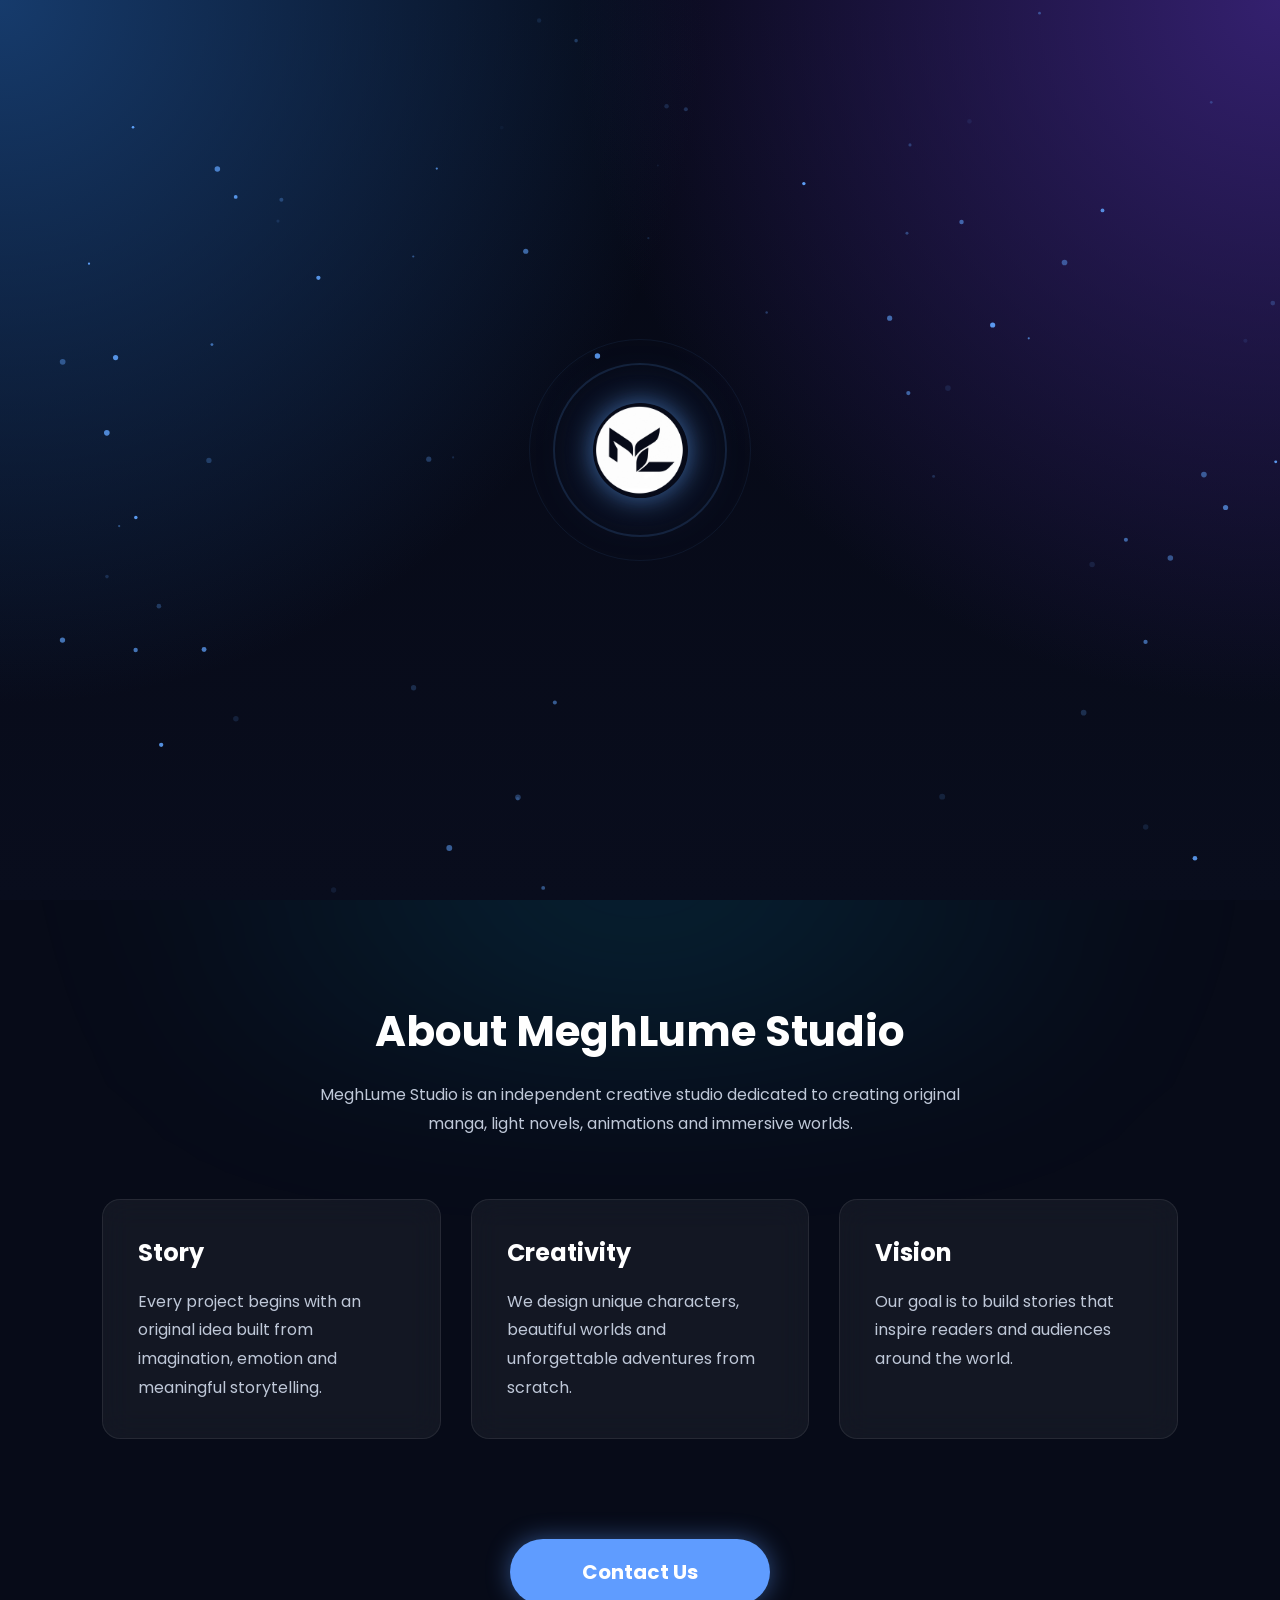
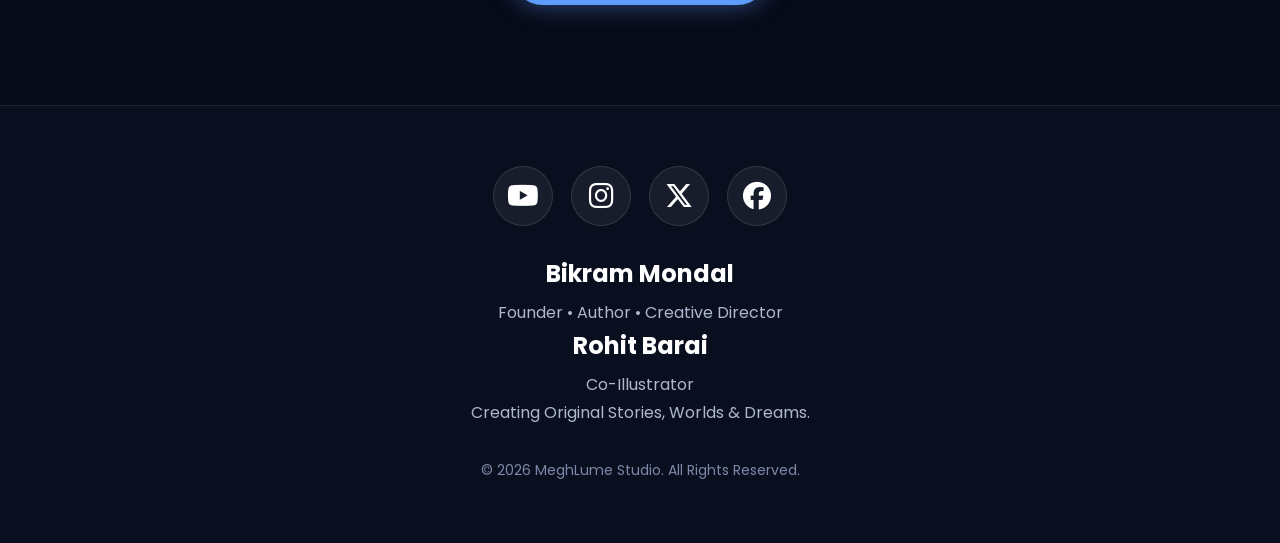
<file: index.html>
<!DOCTYPE html>
<html lang="en">

<head>
    <meta charset="UTF-8">
    <meta name="viewport" content="width=device-width, initial-scale=1.0">

    <title>MeghLume Studio</title>
    <link rel="preconnect" href="https://fonts.googleapis.com">
<link rel="preconnect" href="https://fonts.gstatic.com" crossorigin>

<link href="https://fonts.googleapis.com/css2?family=Poppins:wght@300;400;500;600;700;800&display=swap" rel="stylesheet">

    <link rel="stylesheet" href="style.css">
    <link rel="stylesheet" href="https://cdnjs.cloudflare.com/ajax/libs/font-awesome/6.7.2/css/all.min.css">
</head>

<body>
  <div id="loader">

    <canvas id="loaderCanvas"></canvas>

    <div class="loader-center">
        <img src="logo.png" alt="MeghLume Logo">
    </div>

</div>
  
  <header class="navbar">

    <div class="logo">
        <img src="logo.png" alt="MeghLume Logo">
        <span>MeghLume</span>
    </div>

    <nav>

        <a href="index.html">Home</a>

        <a href="manga.html">Manga</a>

        <a href="lightnovel.html">Light Novel</a>

        <a href="animation.html">Animation</a>

        <a href="#about">About</a>

        <a href="#">Contact</a>

    </nav>

<div class="menu-btn" onclick="toggleMenu()">
    <i class="fa-solid fa-bars"></i>
</div>
<div id="mobileMenu" class="mobile-menu">
  <div class="menu-close" onclick="toggleMenu()">
    <i class="fa-solid fa-xmark"></i>
</div>
<div class="menu-header">

    <img src="logo.png" class="menu-logo" alt="MeghLume Logo">

    <h2>MeghLume Studio</h2>

    <p>Create Worlds Beyond Imagination</p>

</div>

    <a href="index.html">Home</a>

    <a href="manga.html">Manga</a>

    <a href="lightnovel.html">Light Novel</a>

    <a href="animation.html">Animation</a>

    <a href="#about">About</a>

    <a href="mailto:meghlumestudio@gmail.com">Contact E-mail</a>

</div>
</header>
<section class="hero">

    <div class="hero-content">

        <p class="hero-subtitle">
            ORIGINAL MANGA • LIGHT NOVEL • ANIMATION
        </p>

        <h1>
            Create Worlds<br>
            Beyond Imagination
        </h1>

        <p class="hero-description">
            MeghLume Studio creates original manga, light novels and animated stories with unforgettable worlds and characters.
        </p>

        <div class="hero-buttons">

            <a href="#about" class="btn-primary">
                Explore Studio
            </a>

            <a href="projects.html" class="btn-secondary">
                Our Projects
            </a>

        </div>

    </div>

</section>
<section id="about" class="about">

    <div class="container">

        <div class="section-title">
            <h2>About MeghLume Studio</h2>
            <p>
                MeghLume Studio is an independent creative studio dedicated to
                creating original manga, light novels, animations and immersive worlds.
            </p>
        </div>

        <div class="about-grid">

            <div class="about-card">
                <h3>Story</h3>
                <p>
                    Every project begins with an original idea built from imagination,
                    emotion and meaningful storytelling.
                </p>
            </div>

            <div class="about-card">
                <h3>Creativity</h3>
                <p>
                    We design unique characters, beautiful worlds and unforgettable
                    adventures from scratch.
                </p>
            </div>

            <div class="about-card">
                <h3>Vision</h3>
                <p>
                    Our goal is to build stories that inspire readers and audiences
                    around the world.
                </p>
            </div>

        </div>

    </div>

</section>
<script src="script.js"></script>
<a href="mailto:meghlumestudio@gmail.com" class="contact-btn">
    Contact Us
</a>

<footer class="footer">

<div class="container">

<div class="social-icons">

<a href="https://youtube.com/@meghlume?si=Xv1YV5uuDaLuXI6W" target="_blank">
<i class="fa-brands fa-youtube"></i>
</a>

<a href="https://www.instagram.com/meghlume?igsh=cmJ4Yzg2NzFmNTJl" target="_blank">
<i class="fa-brands fa-instagram"></i>
</a>

<a href="https://x.com/meghlume" target="_blank">
<i class="fa-brands fa-x-twitter"></i>
</a>

<a href="https://www.facebook.com/profile.php?id=61588798083081" target="_blank">
<i class="fa-brands fa-facebook"></i>
</a>

</div>

<h3>Bikram Mondal</h3>
<p>Founder • Author • Creative Director</p>

<h3>Rohit Barai</h3>
<p>Co-Illustrator</p>

<p>Creating Original Stories, Worlds & Dreams.</p>

<p>© 2026 MeghLume Studio. All Rights Reserved.</p>

</div>

</footer>

</body>

</html>
</file>
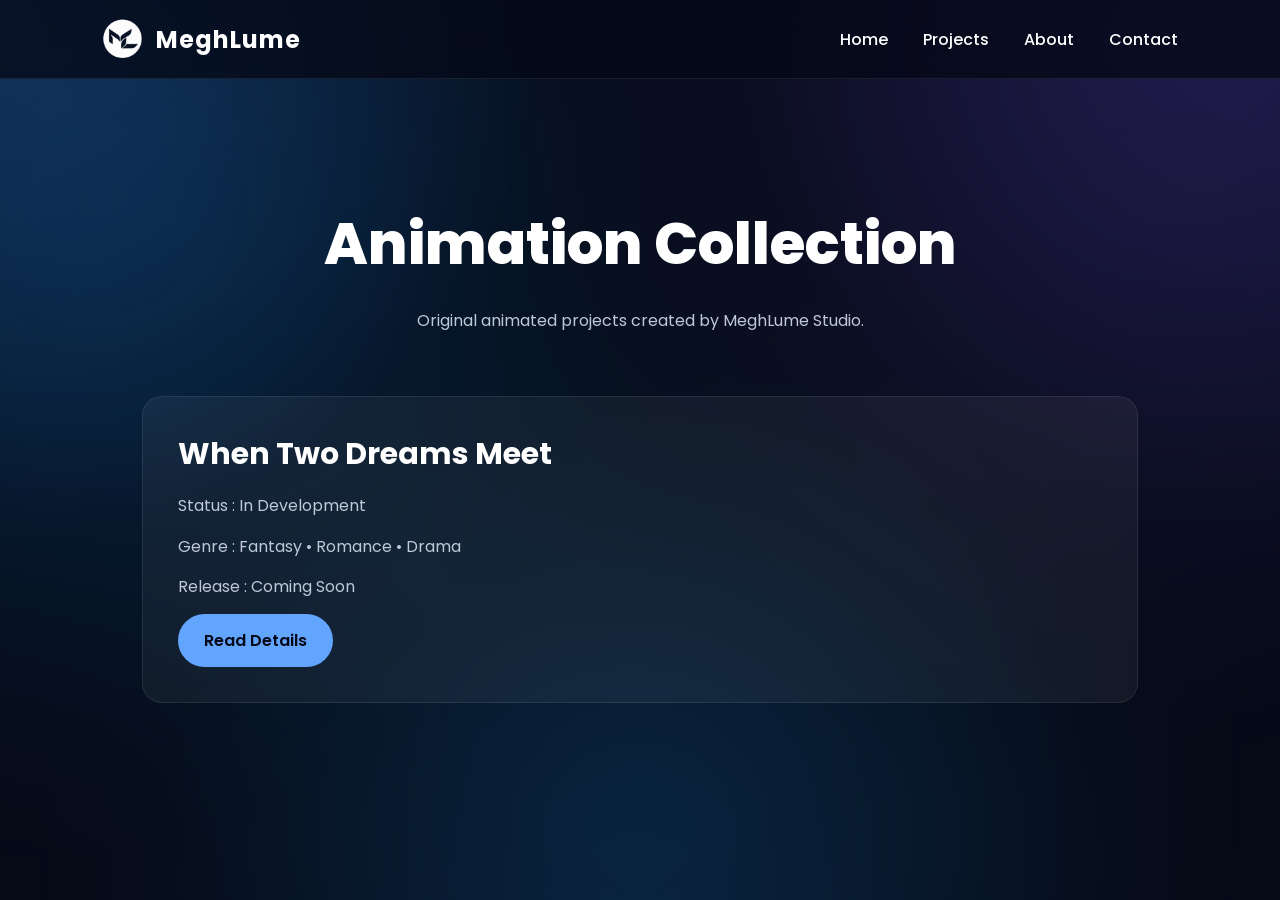
<file: animation.html>
<!DOCTYPE html>
<html lang="en">
<head>
<meta charset="UTF-8">
<meta name="viewport" content="width=device-width, initial-scale=1.0">

<title>Animation | MeghLume Studio</title>

<link rel="preconnect" href="https://fonts.googleapis.com">
<link rel="preconnect" href="https://fonts.gstatic.com" crossorigin>

<link href="https://fonts.googleapis.com/css2?family=Poppins:wght@300;400;500;600;700;800&display=swap" rel="stylesheet">

<link rel="stylesheet" href="https://cdnjs.cloudflare.com/ajax/libs/font-awesome/6.7.2/css/all.min.css">

<link rel="stylesheet" href="style.css">
</head>

<body>

<header class="navbar">

<div class="logo">
<img src="logo.png" alt="MeghLume Logo">
<span>MeghLume</span>
</div>

<nav>

<a href="index.html">Home</a>

<a href="projects.html">Projects</a>

<a href="#">About</a>

<a href="#">Contact</a>

</nav>

<div class="menu-btn" onclick="toggleMenu()">
<i class="fa-solid fa-bars"></i>
</div>

<div id="mobileMenu" class="mobile-menu">

<div class="menu-close" onclick="toggleMenu()">
<i class="fa-solid fa-xmark"></i>
</div>

<div class="menu-header">

<img src="logo.png" class="menu-logo">

<h2>MeghLume Studio</h2>

<p>Create Worlds Beyond Imagination</p>

</div>

<a href="index.html">Home</a>
<a href="projects.html">Projects</a>
<a href="#">About</a>
<a href="#">Contact</a>

</div>

</header>

<main class="projects-page">

<section class="projects-hero">

<div class="container">

<h1>Animation Collection</h1>

<p>
Original animated projects created by MeghLume Studio.
</p>

</div>

</section>
<section class="project-grid">

<div class="project-card">

<h2>When Two Dreams Meet</h2>

<p>
Status : In Development
</p>

<p>
Genre : Fantasy • Romance • Drama
</p>

<p>
Release : Coming Soon
</p>

<a href="#" class="project-btn">
Read Details
</a>

</div>

</section>

</main>

<script src="script.js"></script>

</body>
</html>
</file>
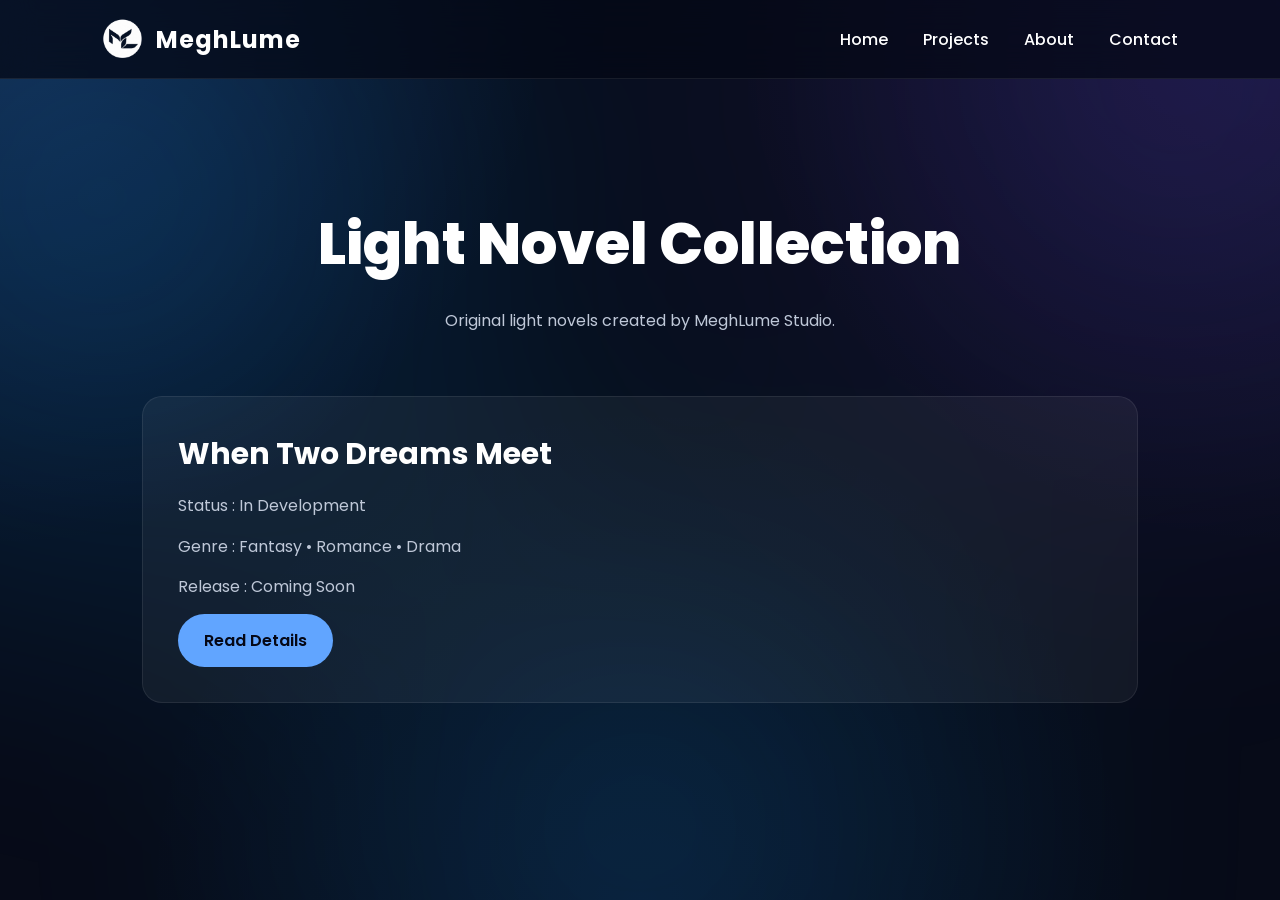
<file: lightnovel.html>
<!DOCTYPE html>
<html lang="en">
<head>
<meta charset="UTF-8">
<meta name="viewport" content="width=device-width, initial-scale=1.0">

<title>Light Novel | MeghLume Studio</title>

<link rel="preconnect" href="https://fonts.googleapis.com">
<link rel="preconnect" href="https://fonts.gstatic.com" crossorigin>

<link href="https://fonts.googleapis.com/css2?family=Poppins:wght@300;400;500;600;700;800&display=swap" rel="stylesheet">

<link rel="stylesheet" href="https://cdnjs.cloudflare.com/ajax/libs/font-awesome/6.7.2/css/all.min.css">

<link rel="stylesheet" href="style.css">
</head>

<body>

<header class="navbar">

<div class="logo">
<img src="logo.png" alt="MeghLume Logo">
<span>MeghLume</span>
</div>

<nav>

<a href="index.html">Home</a>

<a href="projects.html">Projects</a>

<a href="#">About</a>

<a href="#">Contact</a>

</nav>

<div class="menu-btn" onclick="toggleMenu()">
<i class="fa-solid fa-bars"></i>
</div>

<div id="mobileMenu" class="mobile-menu">

<div class="menu-close" onclick="toggleMenu()">
<i class="fa-solid fa-xmark"></i>
</div>

<div class="menu-header">

<img src="logo.png" class="menu-logo">

<h2>MeghLume Studio</h2>

<p>Create Worlds Beyond Imagination</p>

</div>

<a href="index.html">Home</a>
<a href="projects.html">Projects</a>
<a href="#">About</a>
<a href="#">Contact</a>

</div>

</header>

<main class="projects-page">

<section class="projects-hero">

<div class="container">

<h1>Light Novel Collection</h1>

<p>
Original light novels created by MeghLume Studio.
</p>

</div>

</section>
<section class="project-grid">

<div class="project-card">

<h2>When Two Dreams Meet</h2>

<p>
Status : In Development
</p>

<p>
Genre : Fantasy • Romance • Drama
</p>

<p>
Release : Coming Soon
</p>

<a href="#" class="project-btn">
Read Details
</a>

</div>

</section>

</main>

<script src="script.js"></script>

</body>
</html>
</file>
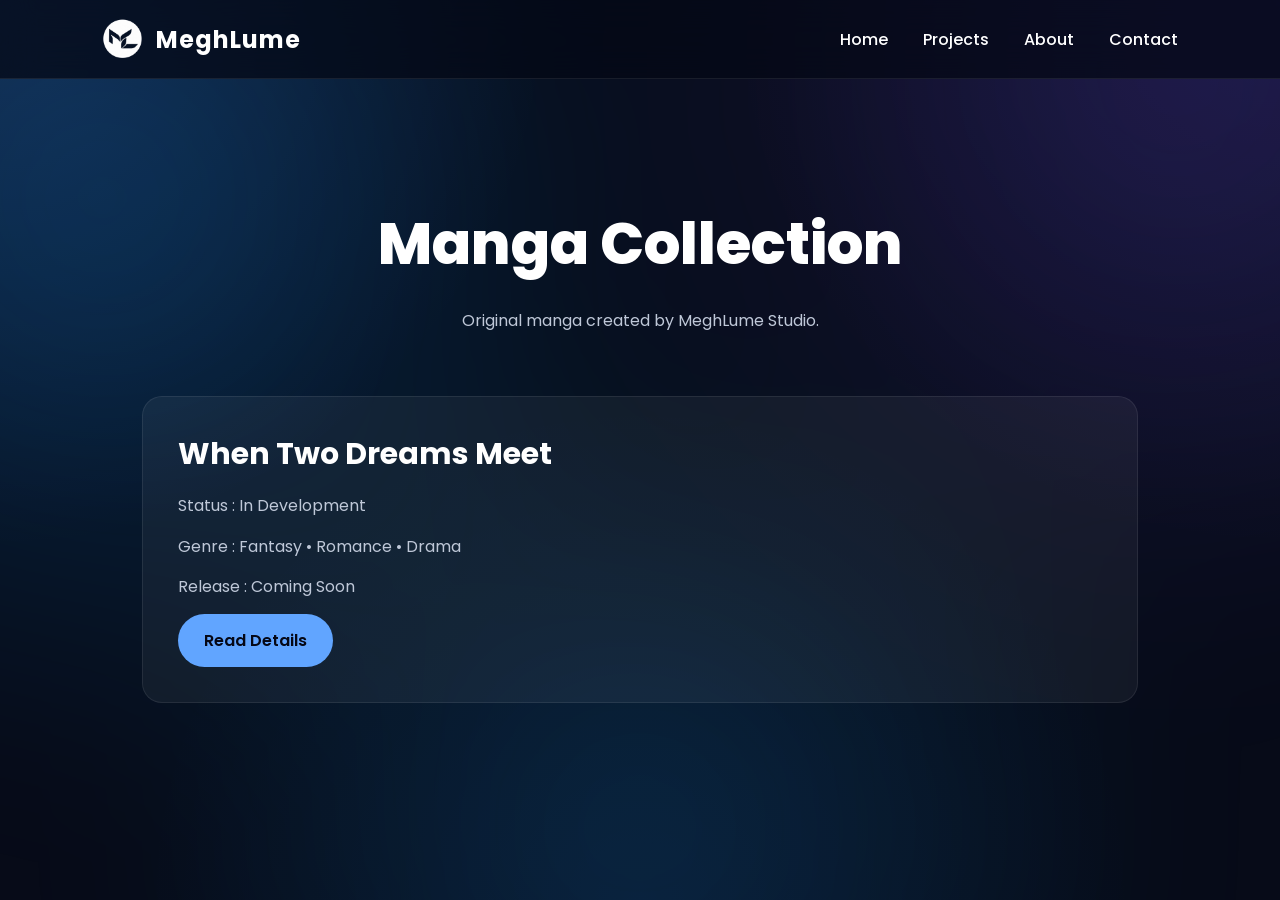
<file: manga.html>
<!DOCTYPE html>
<html lang="en">
<head>
<meta charset="UTF-8">
<meta name="viewport" content="width=device-width, initial-scale=1.0">

<title>Manga | MeghLume Studio</title>

<link rel="preconnect" href="https://fonts.googleapis.com">
<link rel="preconnect" href="https://fonts.gstatic.com" crossorigin>

<link href="https://fonts.googleapis.com/css2?family=Poppins:wght@300;400;500;600;700;800&display=swap" rel="stylesheet">

<link rel="stylesheet" href="https://cdnjs.cloudflare.com/ajax/libs/font-awesome/6.7.2/css/all.min.css">

<link rel="stylesheet" href="style.css">
</head>

<body>

<header class="navbar">

<div class="logo">
<img src="logo.png" alt="MeghLume Logo">
<span>MeghLume</span>
</div>

<nav>

<a href="index.html">Home</a>

<a href="projects.html">Projects</a>

<a href="#">About</a>

<a href="#">Contact</a>

</nav>

<div class="menu-btn" onclick="toggleMenu()">
<i class="fa-solid fa-bars"></i>
</div>

<div id="mobileMenu" class="mobile-menu">

<div class="menu-close" onclick="toggleMenu()">
<i class="fa-solid fa-xmark"></i>
</div>

<div class="menu-header">

<img src="logo.png" class="menu-logo">

<h2>MeghLume Studio</h2>

<p>Create Worlds Beyond Imagination</p>

</div>

<a href="index.html">Home</a>
<a href="projects.html">Projects</a>
<a href="#">About</a>
<a href="#">Contact</a>

</div>

</header>

<main class="projects-page">

<section class="projects-hero">

<div class="container">

<h1>Manga Collection</h1>

<p>
Original manga created by MeghLume Studio.
</p>

</div>

</section>
<section class="project-grid">

<div class="project-card">

<h2>When Two Dreams Meet</h2>

<p>
Status : In Development
</p>

<p>
Genre : Fantasy • Romance • Drama
</p>

<p>
Release : Coming Soon
</p>

<a href="#" class="project-btn">
Read Details
</a>

</div>

</section>

</main>

<script src="script.js"></script>

</body>
</html>
</file>
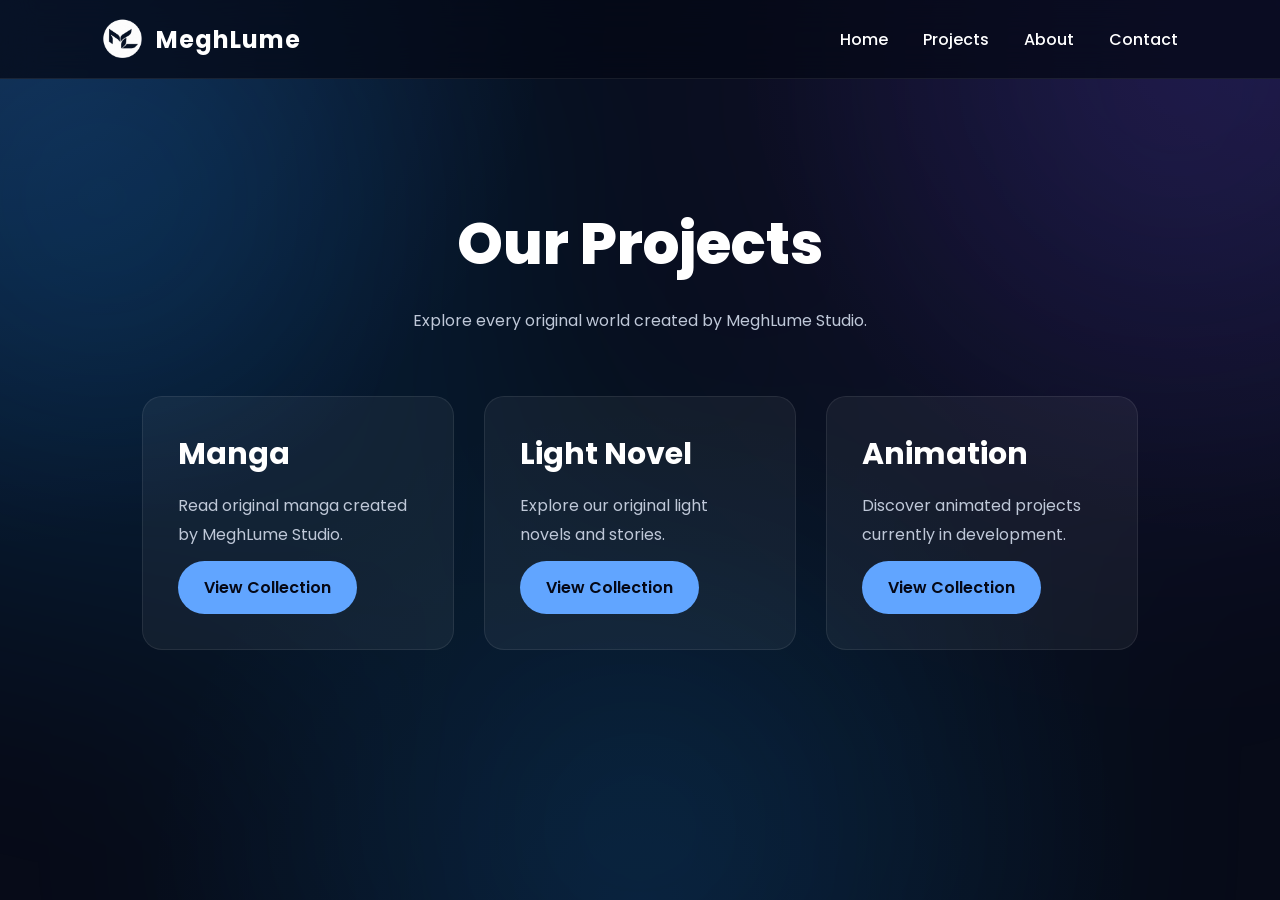
<file: projects.html>
<!DOCTYPE html>
<html lang="en">
  <head>
    <meta charset="UTF-8">

<meta name="viewport" content="width=device-width, initial-scale=1.0">
<title>Projects | MeghLume Studio</title>
<link rel="preconnect" href="https://fonts.googleapis.com">

<link rel="preconnect" href="https://fonts.gstatic.com" crossorigin>

<link href="https://fonts.googleapis.com/css2?family=Poppins:wght@300;400;500;600;700;800&display=swap" rel="stylesheet">

<link rel="stylesheet" href="https://cdnjs.cloudflare.com/ajax/libs/font-awesome/6.7.2/css/all.min.css">

<link rel="stylesheet" href="style.css">
</head>
<body>
  <header class="navbar">
    <div class="logo">
    <img src="logo.png" alt="MeghLume Logo">
    <span>MeghLume</span>
</div>

<nav>

    <a href="index.html">Home</a>

    <a href="projects.html">Projects</a>

    <a href="#">About</a>

    <a href="#">Contact</a>

</nav>

<div class="menu-btn" onclick="toggleMenu()">
    <i class="fa-solid fa-bars"></i>
</div>
<div id="mobileMenu" class="mobile-menu">

    <div class="menu-close" onclick="toggleMenu()">
        <i class="fa-solid fa-xmark"></i>
    </div>

    <div class="menu-header">

        <img src="logo.png" class="menu-logo" alt="MeghLume Logo">

        <h2>MeghLume Studio</h2>

        <p>Create Worlds Beyond Imagination</p>

    </div>

    <a href="index.html">Home</a>

    <a href="manga.html">Manga</a>

    <a href="lightnovel.html">Light Novel</a>

    <a href="animation.html">Animation</a>

    <a href="#">About</a>

    <a href="#">Contact</a>


</header>
<main class="projects-page">

    <section class="projects-hero">

        <div class="container">

            <h1>Our Projects</h1>

            <p>
                Explore every original world created by MeghLume Studio.
            </p>

        </div>

    </section>
    <section class="project-grid">

    <div class="project-card">

        <h2>Manga</h2>

        <p>
            Read original manga created by MeghLume Studio.
        </p>

        <a href="manga.html" class="project-btn">
            View Collection
        </a>

    </div>

    <div class="project-card">

        <h2>Light Novel</h2>

        <p>
            Explore our original light novels and stories.
        </p>

        <a href="lightnovel.html" class="project-btn">
            View Collection
        </a>

    </div>

    <div class="project-card">

        <h2>Animation</h2>

        <p>
            Discover animated projects currently in development.
        </p>

        <a href="animation.html" class="project-btn">
            View Collection
        </a>

    </div>

</section>

</main>
<script src="script.js"></script>

</body>
</html>
</file>
<file: style.css>
html{
    scroll-behavior:smooth;
}
*{
    margin:0;
    padding:0;
    box-sizing:border-box;
}

html{
    scroll-behavior:smooth;
}

body{
    font-family:'Poppins',sans-serif;
    background:#050816;
    color:#ffffff;
    overflow-x:hidden;
}

a{
    text-decoration:none;
    color:inherit;
}

img{
    max-width:100%;
    display:block;
}

button{
    font-family:'Poppins',sans-serif;
    cursor:pointer;
    border:none;
}
/* ===== NAVBAR ===== */

.navbar{
    position:fixed;
    top:0;
    left:0;
    width:100%;

    display:flex;
    justify-content:space-between;
    align-items:center;

    padding:18px 8%;

    background:rgba(5,8,22,.75);
    backdrop-filter:blur(18px);
    -webkit-backdrop-filter:blur(18px);

    border-bottom:1px solid rgba(255,255,255,.08);

    z-index:1000;
}

.logo{
    display:flex;
    align-items:center;
    gap:12px;
}

.logo img{
    width:42px;
    height:42px;
    border-radius:50%;
    object-fit:cover;
    animation:logoFloat 4s ease-in-out infinite;
}

.logo span{
    font-size:24px;
    font-weight:700;
    letter-spacing:1px;
}

nav{
    display:flex;
    gap:35px;
}

nav a{
    font-size:16px;
    font-weight:500;
    transition:.3s;
}

nav a:hover{
    color:#61a5ff;
}

.menu-btn{
    display:none;
    font-size:26px;
    cursor:pointer;
}
/* ===== HERO SECTION ===== */

.hero{
    min-height:100vh;
    display:flex;
    align-items:center;
    justify-content:center;

    padding:140px 8% 80px;

    text-align:center;
}

.hero-content{
    max-width:900px;
}

.hero-subtitle{
    color:#61a5ff;
    font-size:15px;
    letter-spacing:3px;
    margin-bottom:18px;
}

.hero h1{
    font-size:68px;
    line-height:1.1;
    margin-bottom:25px;
    font-weight:800;
}

.hero-description{
    font-size:18px;
    color:#c8d0e0;
    line-height:1.8;
    max-width:700px;
    margin:auto;
}

.hero-buttons{
    margin-top:45px;

    display:flex;
    justify-content:center;
    gap:18px;
}

.btn-primary,
.btn-secondary{

    padding:16px 34px;

    border-radius:50px;

    font-weight:600;

    transition:.35s;
}

.btn-primary{
    background:linear-gradient(135deg,#61a5ff,#3b82f6);
    color:#ffffff;

    box-shadow:
    0 0 20px rgba(97,165,255,.35),
    0 10px 30px rgba(97,165,255,.25);
}

.btn-primary:hover{
    transform:translateY(-5px) scale(1.03);

    box-shadow:
    0 0 35px rgba(97,165,255,.60),
    0 15px 40px rgba(97,165,255,.35);
}

.btn-secondary{

    border:2px solid #61a5ff;
}

.btn-secondary:hover{

    background:#61a5ff;
    color:#050816;
}
/* =========================
   MOBILE RESPONSIVE
========================= */

@media (max-width:768px){

.navbar{
    padding:15px 20px;
}

.logo span{
    font-size:28px;
}

nav{
    display:none;
}

.menu-btn{
    display:block;
    font-size:30px;
    color:#fff;
}

.hero{
    padding:120px 25px 70px;
}

.hero h1{
    font-size:48px;
    line-height:1.15;
}

.hero-description{
    font-size:17px;
}

.hero-buttons{
    flex-direction:column;
    align-items:center;
}

.btn-primary,
.btn-secondary{
    width:100%;
    max-width:320px;
}

}
/* Mobile Menu */

.mobile-menu{
    position:fixed;
    top:0;
    right:-260px;
    width:260px;
    height:100vh;
    background:#0b1020;
    display:flex;
    flex-direction:column;
    padding-top:100px;
    transition:.4s;
    z-index:9999;
    box-shadow:-5px 0 20px rgba(0,0,0,.5);
}

.mobile-menu a{
    color:#fff;
    text-decoration:none;
    padding:18px 30px;
    font-size:20px;
    border-bottom:1px solid rgba(255,255,255,.08);
}

.mobile-menu a:hover{
    background:#3b82f6;
}

@media(min-width:769px){
    .mobile-menu{
        display:none;
    }
}
.menu-close{
    position:absolute;
    top:25px;
    right:25px;
    font-size:30px;
    color:#ffffff;
    cursor:pointer;
    transition:.3s;
}

.menu-close:hover{
    color:#61a5ff;
    transform:rotate(90deg);
}
.menu-header{
    text-align:center;
    margin-bottom:35px;
}

.menu-logo{
    width:75px;
    height:75px;
    margin:auto;
    border-radius:50%;
    object-fit:cover;

    box-shadow:
        0 0 10px rgba(97,165,255,.5),
        0 0 25px rgba(97,165,255,.4);
}

.menu-header h2{
    margin-top:15px;
    font-size:24px;
    font-weight:700;
}

.menu-header p{
    margin-top:8px;
    font-size:14px;
    color:#8ebdff;
    line-height:1.6;
}
/* =========================
   ABOUT SECTION
========================= */

.about{
    padding:100px 8%;
}

.container{
    max-width:1200px;
    margin:auto;
}

.section-title{
    text-align:center;
    margin-bottom:60px;
}

.section-title h2{
    font-size:42px;
    font-weight:700;
    margin-bottom:18px;
}

.section-title p{
    max-width:700px;
    margin:auto;
    color:#bfc8d8;
    line-height:1.8;
}

.about-grid{
    display:grid;
    grid-template-columns:repeat(auto-fit,minmax(260px,1fr));
    gap:30px;
}

.about-card{
    background:rgba(255,255,255,.05);
    border:1px solid rgba(255,255,255,.08);
    border-radius:18px;
    padding:35px;
    transition:.35s;
    backdrop-filter:blur(15px);
}

.about-card:hover{
    transform:translateY(-10px);
    border-color:#61a5ff;
    box-shadow:0 0 25px rgba(97,165,255,.18);
}

.about-card h3{
    font-size:24px;
    margin-bottom:18px;
}

.about-card p{
    color:#bfc8d8;
    line-height:1.8;
}
/* =========================
   PROJECTS PAGE
========================= */

.projects-page{
    padding-top:120px;
}

.projects-hero{
    text-align:center;
    padding:80px 8% 60px;
}

.projects-hero h1{
    font-size:58px;
    font-weight:800;
    margin-bottom:20px;
}

.projects-hero p{
    max-width:650px;
    margin:auto;
    color:#bfc8d8;
    line-height:1.8;
}

.project-grid{
    max-width:1200px;
    margin:0 auto 100px;

    display:grid;
    grid-template-columns:repeat(auto-fit,minmax(300px,1fr));
    gap:30px;

    padding:0 8%;
}

.project-card{

    background:rgba(255,255,255,.05);

    border:1px solid rgba(255,255,255,.08);

    border-radius:20px;

    padding:35px;

    transition:.35s;
}

.project-card:hover{

    transform:translateY(-10px);

    border-color:#61a5ff;

    box-shadow:0 0 30px rgba(97,165,255,.20);
}

.project-card h2{

    font-size:30px;

    margin-bottom:18px;
}

.project-card p{

    color:#bfc8d8;

    line-height:1.8;

    margin-bottom:28px;
}

.project-btn{

    display:inline-block;

    padding:14px 26px;

    border-radius:50px;

    background:#61a5ff;

    color:#050816;

    font-weight:600;

    transition:.3s;
}

.project-btn:hover{

    transform:translateY(-3px);
}
/* ===== MANGA STATUS ===== */

.status-badge{

display:inline-block;

padding:8px 18px;

margin-bottom:18px;

border-radius:50px;

background:#2563eb;

color:#fff;

font-size:14px;

font-weight:600;

letter-spacing:.5px;

}

.project-card p{

margin-bottom:12px;

}

.project-card h2{

margin-bottom:15px;

}
/* ===== FOOTER ===== */

.footer{
    margin-top:100px;
    padding:60px 20px;
    text-align:center;
    background:#0a0f1f;
    border-top:1px solid rgba(255,255,255,.08);
}

.footer h3{
    color:#ffffff;
    font-size:24px;
    margin-bottom:8px;
}

.footer p{
    color:#aeb8d0;
    font-size:16px;
    line-height:1.8;
}

.footer p:last-child{
    margin-top:30px;
    font-size:14px;
    color:#7d89a8;
}
.social-icons{
display:flex;
justify-content:center;
gap:18px;
margin-bottom:30px;
}

.social-icons a{
width:60px;
height:60px;

display:flex;
align-items:center;
justify-content:center;

border-radius:50%;

background:rgba(255,255,255,0.06);

border:1px solid rgba(255,255,255,0.12);

backdrop-filter:blur(10px);

color:#ffffff;

font-size:28px;

transition:0.35s ease;
}

.social-icons a:hover{
background:#5EA2FF;
color:#ffffff;

transform:translateY(-6px) scale(1.08);

box-shadow:
0 0 15px rgba(94,162,255,0.5),
0 0 35px rgba(94,162,255,0.35),
0 0 60px rgba(94,162,255,0.2);
}
.contact-btn{
    display:block;
    width:260px;
    margin:0 auto 35px;
    padding:18px;
    text-align:center;

    background:#5f9cff;
    color:#fff;

    font-size:20px;
    font-weight:700;

    border-radius:50px;
    text-decoration:none;

    box-shadow:0 0 25px rgba(95,156,255,.45);

    transition:.3s;
}

.contact-btn:hover{
    transform:translateY(-3px);
    box-shadow:0 0 35px rgba(95,156,255,.7);
}
body{
    background:
    radial-gradient(circle at top left, rgba(86,145,255,.18), transparent 35%),
    radial-gradient(circle at top right, rgba(110,90,255,.12), transparent 35%),
    radial-gradient(circle at bottom, rgba(50,90,255,.08), transparent 45%),
    #070b18;

    background-attachment: fixed;
}
body::after{
content:"";
position:fixed;
top:-20%;
left:-20%;
width:140%;
height:140%;
pointer-events:none;
z-index:-1;

background:
radial-gradient(circle at 20% 30%, rgba(0,153,255,.20), transparent 35%),
radial-gradient(circle at 80% 20%, rgba(120,80,255,.15), transparent 35%),
radial-gradient(circle at 50% 80%, rgba(0,200,255,.12), transparent 40%);

filter:blur(80px);

animation:aurora 18s ease-in-out infinite alternate;
}

@keyframes aurora{

0%{
transform:translate(-4%,-3%) scale(1);
}

50%{
transform:translate(3%,2%) scale(1.08);
}

100%{
transform:translate(-2%,4%) scale(1.03);
}

}
/* ==========================
   PREMIUM HERO BACKGROUND
========================== */

.hero{
    position: relative;
    overflow: hidden;

    background:
    radial-gradient(circle at top left,#234d80 0%,transparent 45%),
    radial-gradient(circle at top right,#31235f 0%,transparent 45%),
    radial-gradient(circle at bottom center,#0d2947 0%,transparent 60%),
    linear-gradient(180deg,#070b18,#0b1223);

    animation: heroGlow 10s ease-in-out infinite alternate;
}

.hero::before{
    content:"";
    position:absolute;
    inset:0;

    background:
    radial-gradient(circle,#ffffff55 1px,transparent 1px);

    background-size:120px 120px;

    opacity:.25;

    animation: starsMove 30s linear infinite;

    pointer-events:none;
}

@keyframes heroGlow{
    from{
        filter:brightness(1);
    }
    to{
        filter:brightness(1.15);
    }
}

@keyframes starsMove{
    from{
        transform:translateY(0);
    }
    to{
        transform:translateY(-120px);
    }
}
/* HERO ANIMATION */

.hero-content{

animation:heroFade 1.2s ease;
}

@keyframes heroFade{

0%{

opacity:0;

transform:translateY(40px);

}

100%{

opacity:1;

transform:translateY(0);

}

}
@keyframes logoFloat{

0%{
transform:translateY(0);
}

50%{
transform:translateY(-4px);
}

100%{
transform:translateY(0);
}

}
/* ==========================
   CINEMATIC LOADER
========================== */

#loader{
position:fixed;
top:0;
left:0;
width:100%;
height:100vh;
overflow:hidden;

background:
radial-gradient(circle at top left,#163b6c 0%,transparent 45%),
radial-gradient(circle at top right,#34206f 0%,transparent 45%),
linear-gradient(180deg,#050814,#090d1d);

display:flex;
justify-content:center;
align-items:center;

z-index:999999;

transition:.8s;
}

#loaderCanvas{
position:absolute;
width:100%;
height:100%;
}

.loader-center{
position:relative;
width:140px;
height:140px;

display:flex;
justify-content:center;
align-items:center;
}

.loader-center::before{
content:"";
position:absolute;
width:170px;
height:170px;
border-radius:50%;
border:2px solid rgba(97,165,255,.15);
animation:ring1 2.8s linear infinite;
}

.loader-center::after{
content:"";
position:absolute;
width:220px;
height:220px;
border-radius:50%;
border:1px solid rgba(97,165,255,.08);
animation:ring2 4s linear infinite;
}

.loader-center img{
width:95px;
height:95px;
border-radius:50%;

animation:logoPulse 2.4s ease-in-out infinite;

box-shadow:
0 0 25px rgba(97,165,255,.5),
0 0 60px rgba(97,165,255,.25);
}

#loader.hide{
opacity:0;
visibility:hidden;
}

@keyframes logoPulse{

0%,100%{
transform:scale(1);
}

50%{
transform:scale(1.12);
}

}

@keyframes ring1{

from{
transform:rotate(0deg);
}

to{
transform:rotate(360deg);
}

}

@keyframes ring2{

from{
transform:rotate(360deg);
}

to{
transform:rotate(0deg);
}

}
</file>
